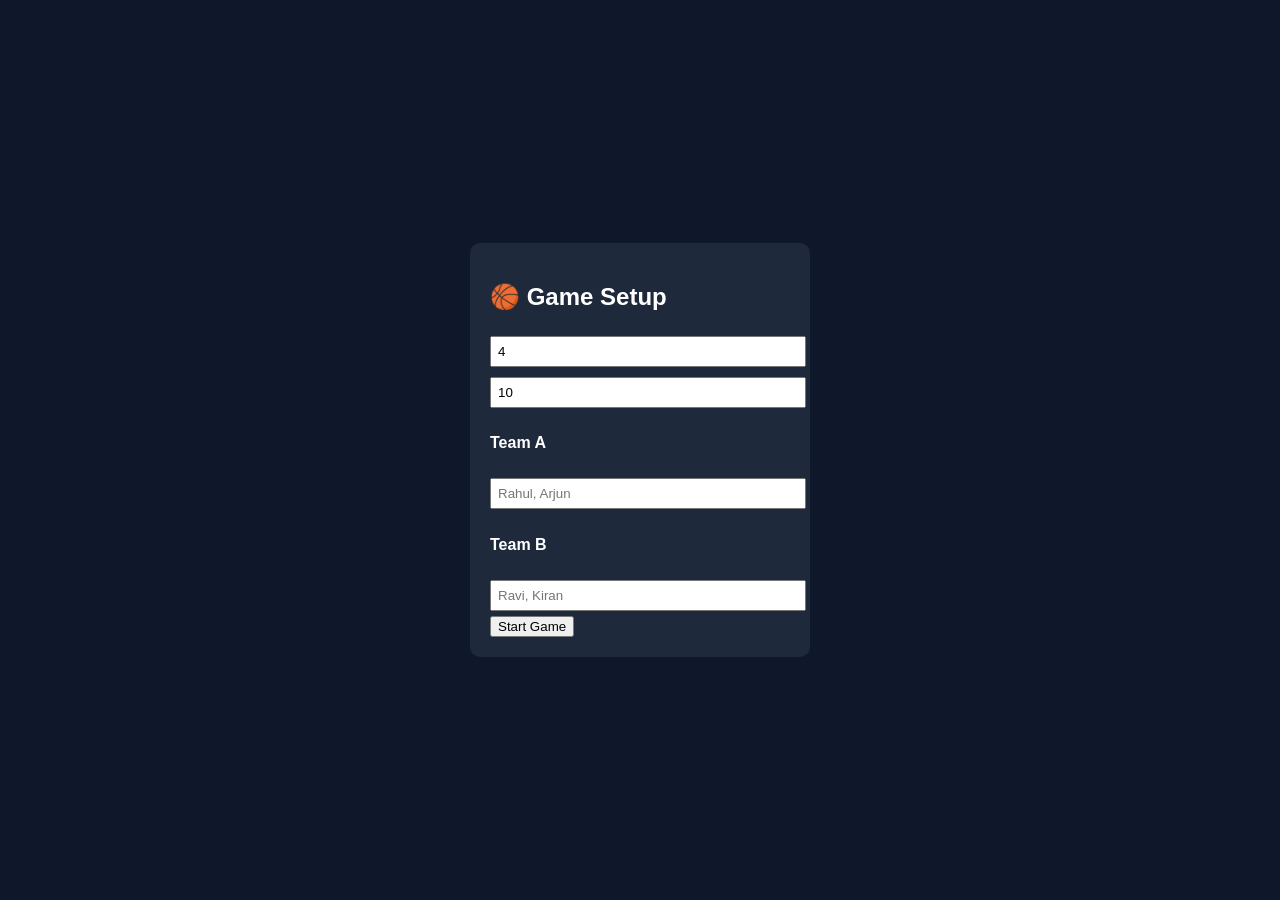
<file: v1-my-version/index.html>
<!DOCTYPE html>
<html lang="en">
<head>
    <meta charset="UTF-8">
    <title>Basketball Tracker</title>
    <link rel="stylesheet" href="style.css">
</head>
<body>

<!-- SETUP -->
<div class="setup-container" id="setupScreen">
    <div class="setup-box">
        <h2>🏀 Game Setup</h2>

        <input type="number" id="quarters" value="4" placeholder="Quarters">
        <input type="number" id="minutes" value="10" placeholder="Minutes">

        <h4>Team A</h4>
        <input type="text" id="teamAInput" placeholder="Rahul, Arjun">

        <h4>Team B</h4>
        <input type="text" id="teamBInput" placeholder="Ravi, Kiran">

        <button id="startGame">Start Game</button>
    </div>
</div>

<!-- GAME -->
<div class="game-container" id="gameScreen" style="display:none;">

    <!-- SCOREBOARD -->
    <div class="top-bar">

        <div class="team">
            <h3>Team A</h3>
            <div class="score" id="scoreA">0</div>
            <div>Fouls (Q): <span id="foulA">0</span></div>
            <div id="bonusA" class="bonus">BONUS</div>

            <div class="buttons">
                <button onclick="addScore('A',1)">+1</button>
                <button onclick="addScore('A',2)">+2</button>
                <button onclick="addScore('A',3)">+3</button>
                <button onclick="addFoul('A')">Foul</button>
            </div>
        </div>

        <div class="center">
            <h2 id="quarter">Q1</h2>
            <div id="timer">10:00</div>

            <button onclick="pauseGame()">Pause</button>
            <button onclick="resumeGame()">Resume</button>
        </div>

        <div class="team">
            <h3>Team B</h3>
            <div class="score" id="scoreB">0</div>
            <div>Fouls (Q): <span id="foulB">0</span></div>
            <div id="bonusB" class="bonus">BONUS</div>

            <div class="buttons">
                <button onclick="addScore('B',1)">+1</button>
                <button onclick="addScore('B',2)">+2</button>
                <button onclick="addScore('B',3)">+3</button>
                <button onclick="addFoul('B')">Foul</button>
            </div>
        </div>

    </div>

    <!-- TIMELINE -->
    <div class="timeline" id="timeline"></div>

    <!-- PLAYERS -->
    <div class="players-section">

        <div class="team-players">
            <h4>Team A Players</h4>
            <div id="teamAPlayers"></div>
        </div>

        <div class="team-players">
            <h4>Team B Players</h4>
            <div id="teamBPlayers"></div>
        </div>

    </div>

</div>

<script src="script.js"></script>
</body>
</html>
</file>
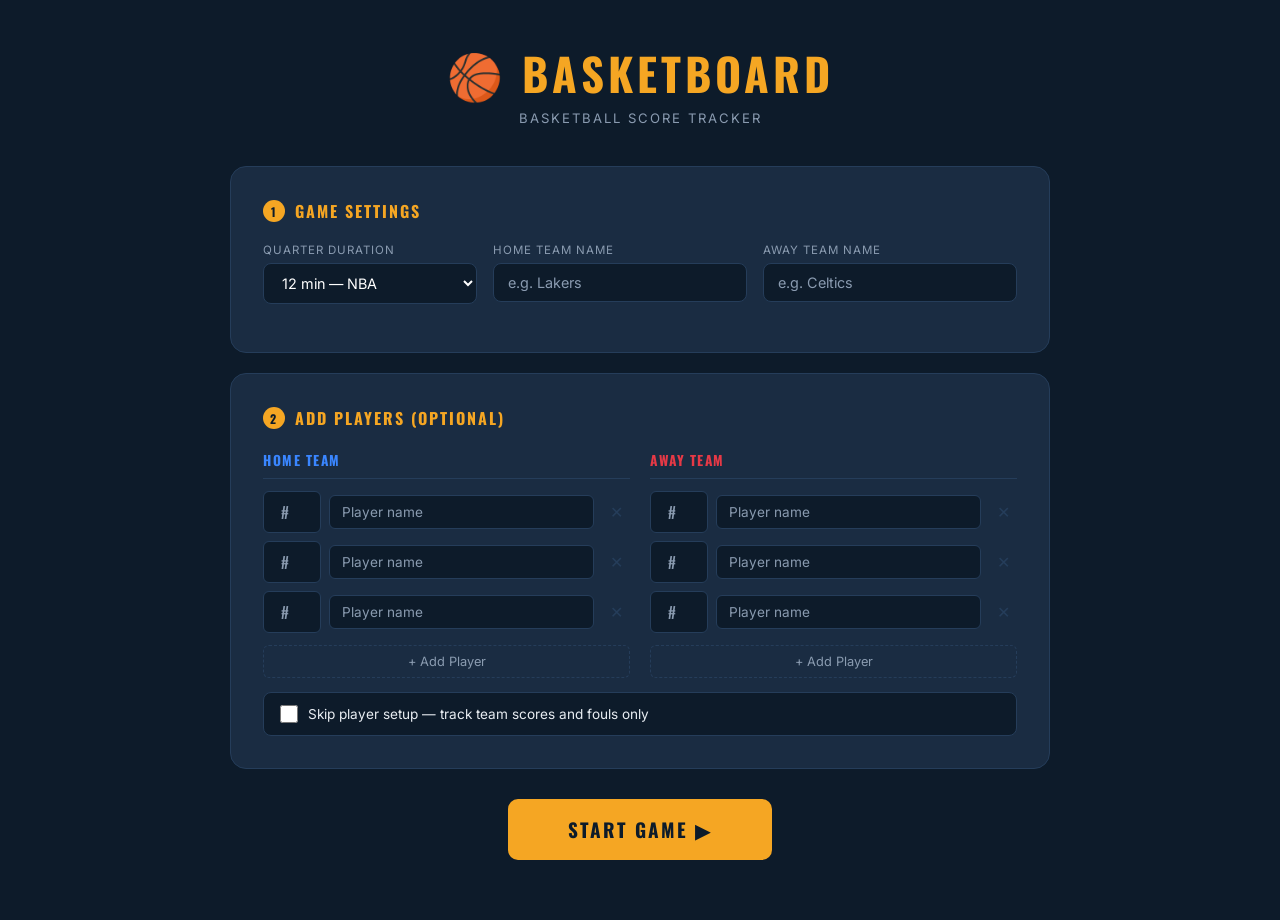
<file: v2-full-version/index1.html>
<!DOCTYPE html>
<html lang="en">
<head>
  <meta charset="UTF-8" />
  <meta name="viewport" content="width=device-width, initial-scale=1.0" />
  <title>BasketBoard</title>
  <link href="https://fonts.googleapis.com/css2?family=Oswald:wght@400;600;700&family=Inter:wght@400;500;600&display=swap" rel="stylesheet" />
  <link rel="stylesheet" href="style1.css" />
</head>
<body>

<!-- ══════════════════════════════════════════════
     SETUP PAGE
     This is what the user sees first before the game.
     They fill in team names, quarter time, and players.
══════════════════════════════════════════════ -->
<div id="setup-page">
  <div class="setup-logo">🏀 BasketBoard</div>
  <div class="setup-tagline">Basketball Score Tracker</div>

  <!-- CARD 1: Game Settings -->
  <div class="setup-card">
    <h2><span>1</span> Game Settings</h2>
    <div class="form-row triple">

      <div class="form-group">
        <label>Quarter Duration</label>
        <select id="setup-qtr-time">
          <option value="480">8 min — Youth</option>
          <option value="600">10 min — FIBA</option>
          <option value="720" selected>12 min — NBA</option>
          <option value="custom">Custom…</option>
        </select>
      </div>

      <!-- Custom minutes input, hidden by default -->
      <div class="form-group" id="custom-time-group" style="display:none">
        <label>Custom Minutes (1–60)</label>
        <input type="number" id="setup-custom-minutes" placeholder="e.g. 15" min="1" max="60" />
      </div>

      <div class="form-group">
        <label>Home Team Name</label>
        <input type="text" id="setup-name-a" placeholder="e.g. Lakers" maxlength="14" />
      </div>

      <div class="form-group">
        <label>Away Team Name</label>
        <input type="text" id="setup-name-b" placeholder="e.g. Celtics" maxlength="14" />
      </div>

    </div>
  </div>

  <!-- CARD 2: Players -->
  <div class="setup-card">
    <h2><span>2</span> Add Players (Optional)</h2>

    <div class="teams-grid">
      <!-- Home players -->
      <div class="team-setup-col home">
        <h3 id="setup-col-title-a">Home Team</h3>
        <div id="setup-players-a"></div>
        <button class="btn-add-row" onclick="addSetupRow('a')">+ Add Player</button>
      </div>
      <!-- Away players -->
      <div class="team-setup-col away">
        <h3 id="setup-col-title-b">Away Team</h3>
        <div id="setup-players-b"></div>
        <button class="btn-add-row" onclick="addSetupRow('b')">+ Add Player</button>
      </div>
    </div>

    <!-- Option to skip players entirely -->
    <label class="no-players-toggle">
      <input type="checkbox" id="skip-players-check" onchange="toggleSkipPlayers()" />
      <span>Skip player setup — track team scores and fouls only</span>
    </label>
  </div>

  <button class="setup-start-btn" onclick="startGame()">Start Game ▶</button>
</div>


<!-- ══════════════════════════════════════════════
     GAME PAGE
     Main tracker. Hidden until user clicks Start Game.
══════════════════════════════════════════════ -->
<div id="game-page">

  <!-- Top header bar -->
  <header>
    <div class="header-logo">🏀 BasketBoard</div>
    <div class="header-controls">
      <button class="btn-outline" id="btn-reset">Reset Game</button>
      <button class="btn-primary" id="btn-end-game">End Game</button>
    </div>
  </header>

  <!-- Quarter + Timer bar -->
  <div class="game-meta">
    <div class="quarter-display">Quarter <span id="qtr-label">1</span></div>
    <div id="timer" class="timer paused">12:00</div>
    <div class="timer-controls">
      <button class="btn-icon" id="btn-play-pause">▶</button>
      <button class="btn-icon" id="btn-reset-timer" title="Reset Timer">↺</button>
    </div>
  </div>

  <!-- 3-column grid: Team A | Center | Team B -->
  <div class="main-area">

    <!-- ── TEAM A PANEL ── -->
    <div class="team-panel">
      <div class="team-header">
        <div class="team-label" id="label-a">HOME</div>
        <div id="bonus-a" class="bonus-badge">🔥 BONUS</div>
      </div>

      <div class="score-section">
        <div class="team-score" id="score-a">0</div>
        <div class="score-buttons">
          <!-- Each button opens the scoring modal with that many points -->
          <button class="btn-point" onclick="openScoreModal('a', 1)">+1</button>
          <button class="btn-point" onclick="openScoreModal('a', 2)">+2</button>
          <button class="btn-point" onclick="openScoreModal('a', 3)">+3</button>
        </div>
        <div style="margin-top:10px">
          <button class="btn-undo" onclick="undoScore('a')">↩ Undo</button>
        </div>
      </div>

      <div class="foul-section">
        <div class="foul-left">
          <div class="foul-title">Team Fouls (Q<span id="qtr-foul-label-a">1</span>)</div>
          <div class="foul-dots" id="fdots-a">
            <div class="foul-dot"></div><div class="foul-dot"></div>
            <div class="foul-dot"></div><div class="foul-dot"></div>
            <div class="foul-dot"></div>
          </div>
        </div>
        <div class="foul-right">
          <div class="foul-count-big" id="fouls-a">0</div>
          <button class="btn-foul-main" onclick="openFoulModal('a')">+ Foul</button>
        </div>
      </div>

      <div class="players-section">
        <h3>Players</h3>
        <div class="player-list" id="players-a"></div>
      </div>
    </div>

    <!-- ── CENTER SCOREBOARD ── -->
    <div class="center-panel">
      <div class="scoreboard-card">
        <div class="scoreboard-title">BasketBoard</div>
        <div class="team-name-row">
          <span class="name-a" id="ctr-name-a">HOME</span>
          <span class="name-b" id="ctr-name-b">AWAY</span>
        </div>
        <div class="center-scores">
          <div class="center-score-a" id="ctr-a">0</div>
          <div class="center-dash">–</div>
          <div class="center-score-b" id="ctr-b">0</div>
        </div>
        <!-- 4 dots showing current quarter progress -->
        <div class="quarter-dots" id="qtr-dots">
          <div class="q-dot current"></div>
          <div class="q-dot"></div>
          <div class="q-dot"></div>
          <div class="q-dot"></div>
        </div>
        <div class="quarter-nav">
          <button class="btn-quarter" onclick="changeQuarter(-1)">◀ Prev</button>
          <button class="btn-quarter" onclick="changeQuarter(1)">Next ▶</button>
        </div>
      </div>

      <!-- Live game log -->
      <div class="log-card">
        <h3>Game Log</h3>
        <div class="log-list" id="game-log"></div>
      </div>
    </div>

    <!-- ── TEAM B PANEL ── -->
    <div class="team-panel">
      <div class="team-header">
        <div class="team-label" id="label-b">AWAY</div>
        <div id="bonus-b" class="bonus-badge">🔥 BONUS</div>
      </div>

      <div class="score-section">
        <div class="team-score" id="score-b">0</div>
        <div class="score-buttons">
          <button class="btn-point" onclick="openScoreModal('b', 1)">+1</button>
          <button class="btn-point" onclick="openScoreModal('b', 2)">+2</button>
          <button class="btn-point" onclick="openScoreModal('b', 3)">+3</button>
        </div>
        <div style="margin-top:10px">
          <button class="btn-undo" onclick="undoScore('b')">↩ Undo</button>
        </div>
      </div>

      <div class="foul-section">
        <div class="foul-left">
          <div class="foul-title">Team Fouls (Q<span id="qtr-foul-label-b">1</span>)</div>
          <div class="foul-dots" id="fdots-b">
            <div class="foul-dot"></div><div class="foul-dot"></div>
            <div class="foul-dot"></div><div class="foul-dot"></div>
            <div class="foul-dot"></div>
          </div>
        </div>
        <div class="foul-right">
          <div class="foul-count-big" id="fouls-b">0</div>
          <button class="btn-foul-main" onclick="openFoulModal('b')">+ Foul</button>
        </div>
      </div>

      <div class="players-section">
        <h3>Players</h3>
        <div class="player-list" id="players-b"></div>
      </div>
    </div>

  </div><!-- /main-area -->

  <!-- Winner banner — shown when End Game is clicked -->
  <div class="winner-banner" id="winner-banner">
    <h2 id="winner-text">Game Over</h2>
    <p  id="winner-sub">Final Score</p>
  </div>

  <!-- Player stats tables at the bottom -->
  <div class="stats-area">
    <h2>Player Statistics</h2>
    <div class="stats-grid">
      <div class="stats-table-card">
        <div class="stats-table-header"><span id="stats-header-a">HOME — Stats</span></div>
        <div id="stats-a"><p class="no-players">No players added.</p></div>
      </div>
      <div class="stats-table-card">
        <div class="stats-table-header"><span id="stats-header-b">AWAY — Stats</span></div>
        <div id="stats-b"><p class="no-players">No players added.</p></div>
      </div>
    </div>
  </div>

</div><!-- /game-page -->


<!-- ══════════════════════════════════════════════
     SCORING MODAL
     Opens when +1, +2, or +3 is clicked.
     Asks: Team Score (no player) OR which player scored.
══════════════════════════════════════════════ -->
<div class="modal-overlay" id="score-modal">
  <div class="modal">
    <button class="modal-close" onclick="closeScoreModal()">✕</button>
    <h2 id="score-modal-title">Who Scored?</h2>

    <!-- Step 1: Team score or pick player -->
    <div id="score-step1">
      <div class="foul-type-btns">
        <button class="btn-foul-type" onclick="confirmTeamScore()">
          <span class="foul-icon">🏀</span>
          <span class="foul-label">Team Score</span>
          <span class="foul-desc">No specific player</span>
        </button>
        <button class="btn-foul-type" id="btn-pick-scorer" onclick="showScorerList()">
          <span class="foul-icon">🙋</span>
          <span class="foul-label">Player Scored</span>
          <span class="foul-desc">Select the player</span>
        </button>
      </div>
    </div>

    <!-- Step 2: Player list -->
    <div id="score-step2" style="display:none">
      <button class="modal-back-btn" onclick="backToScoreStep1()">← Back</button>
      <p class="modal-subtitle" style="margin-top:10px">Select the player who scored:</p>
      <div class="modal-player-list" id="score-player-list"></div>
    </div>
  </div>
</div>


<!-- ══════════════════════════════════════════════
     FOUL MODAL
     Opens when + Foul is clicked.
     Asks: Team Foul OR Personal Foul (then picks player).
══════════════════════════════════════════════ -->
<div class="modal-overlay" id="foul-modal">
  <div class="modal">
    <button class="modal-close" onclick="closeFoulModal()">✕</button>
    <h2 id="foul-modal-title">Record Foul</h2>

    <!-- Step 1: Foul type -->
    <div id="foul-step1">
      <div class="foul-type-btns">
        <button class="btn-foul-type" onclick="selectFoulType('team')">
          <span class="foul-icon">🏀</span>
          <span class="foul-label">Team Foul</span>
          <span class="foul-desc">General infraction</span>
        </button>
        <button class="btn-foul-type" id="btn-personal-foul" onclick="selectFoulType('personal')">
          <span class="foul-icon">🙋</span>
          <span class="foul-label">Personal Foul</span>
          <span class="foul-desc">Select player</span>
        </button>
      </div>
    </div>

    <!-- Step 2: Player picker -->
    <div id="foul-step2" style="display:none">
      <button class="modal-back-btn" onclick="backToFoulStep1()">← Back</button>
      <p class="modal-subtitle" style="margin-top:10px">Select the player who committed the foul:</p>
      <div class="modal-player-list" id="foul-player-list"></div>
    </div>

    <!-- Bonus warning if already in bonus -->
    <div class="free-throw-notice" id="free-throw-notice" style="display:none">
      ⚠️ Already in BONUS — Opposing team is awarded <strong>2 Free Throws</strong>
    </div>
  </div>
</div>

<script src="script1.js"></script>
</body>
</html>
</file>
<file: v1-my-version/style.css>
body {
    margin: 0;
    font-family: Arial;
    background: #0f172a;
    color: white;
}

.setup-container {
    height: 100vh;
    display: flex;
    justify-content: center;
    align-items: center;
}

.setup-box {
    background: #1e293b;
    padding: 20px;
    border-radius: 10px;
    width: 300px;
}

input {
    width: 100%;
    margin: 5px 0;
    padding: 6px;
}

/* SCOREBOARD */
.top-bar {
    display: flex;
    justify-content: space-between;
    padding: 15px;
    background: #111827;
}

.team {
    width: 30%;
    text-align: center;
}

.score {
    font-size: 70px;
    font-weight: bold;
}

.buttons button {
    margin: 3px;
}

.center {
    text-align: center;
}

#timer {
    font-size: 28px;
}

.bonus {
    color: yellow;
    display: none;
}

/* TIMELINE */
.timeline {
    height: 120px;
    overflow-y: auto;
    background: #1e293b;
    padding: 10px;
}

/* PLAYERS */
.players-section {
    display: flex;
    justify-content: space-around;
}

.team-players {
    width: 45%;
}

.player-card {
    background: #1e293b;
    margin: 5px;
    padding: 8px;
}

.out {
    background: red;
}
</file>
<file: v2-full-version/style1.css>
/* ════════════════════════════════════════════════
   style.css — BasketBoard
   All visual styles in one place.
   We use CSS Variables (--navy, --amber etc.) so
   changing a colour here updates the whole app.
════════════════════════════════════════════════ */

/* ── RESET + ROOT VARIABLES ── */
*, *::before, *::after {
  box-sizing: border-box;
  margin: 0;
  padding: 0;
}

:root {
  --navy:     #0D1B2A;   /* darkest background */
  --navy2:    #1A2C42;   /* card backgrounds */
  --navy3:    #253D5A;   /* borders, subtle fills */
  --amber:    #F5A623;   /* primary accent — ball colour */
  --amber2:   #FFB940;   /* amber hover state */
  --white:    #FFFFFF;
  --offwhite: #E8EDF2;
  --muted:    #8A9BB0;   /* labels, placeholders */
  --red:      #E63946;   /* fouls, danger */
  --green:    #2DC653;   /* scores, active */
  --blue:     #3A86FF;   /* home team colour */
  --orange:   #FF6B35;   /* bonus badge */

  --font-score: 'Oswald', sans-serif;   /* scoreboard numbers */
  --font-ui:    'Inter',  sans-serif;   /* all other text */
}

body {
  background: var(--navy);
  color: var(--white);
  font-family: var(--font-ui);
  min-height: 100vh;
}

button { cursor: pointer; border: none; font-family: var(--font-ui); }
input, select { font-family: var(--font-ui); }

/* ── SHARED BUTTON STYLES ── */
.btn-primary {
  background: var(--amber);
  color: var(--navy);
  font-weight: 600;
  font-size: 0.9rem;
  padding: 10px 22px;
  border-radius: 8px;
  transition: background 0.15s, transform 0.1s;
}
.btn-primary:hover  { background: var(--amber2); }
.btn-primary:active { transform: scale(0.97); }

.btn-outline {
  background: transparent;
  color: var(--offwhite);
  border: 1.5px solid var(--navy3);
  font-size: 0.85rem;
  padding: 8px 18px;
  border-radius: 8px;
  transition: border-color 0.15s, color 0.15s;
}
.btn-outline:hover { border-color: var(--amber); color: var(--amber); }


/* ════════════════════════════════════════════════
   SETUP PAGE
════════════════════════════════════════════════ */
#setup-page {
  min-height: 100vh;
  display: flex;
  flex-direction: column;
  align-items: center;
  padding: 40px 20px 60px;
}

.setup-logo {
  font-family: var(--font-score);
  font-size: 2.8rem;
  font-weight: 700;
  letter-spacing: 4px;
  color: var(--amber);
  text-transform: uppercase;
  margin-bottom: 4px;
}

.setup-tagline {
  font-size: 0.82rem;
  color: var(--muted);
  letter-spacing: 2px;
  text-transform: uppercase;
  margin-bottom: 40px;
}

.setup-card {
  background: var(--navy2);
  border: 1.5px solid var(--navy3);
  border-radius: 16px;
  padding: 32px;
  width: 100%;
  max-width: 820px;
  margin-bottom: 20px;
}

.setup-card h2 {
  font-family: var(--font-score);
  font-size: 1rem;
  letter-spacing: 2px;
  color: var(--amber);
  text-transform: uppercase;
  margin-bottom: 20px;
  display: flex;
  align-items: center;
  gap: 10px;
}
/* The numbered circle before each card heading */
.setup-card h2 span {
  background: var(--amber);
  color: var(--navy);
  font-size: 0.75rem;
  width: 22px;
  height: 22px;
  border-radius: 50%;
  display: flex;
  align-items: center;
  justify-content: center;
}

/* Grid for form fields */
.form-row {
  display: grid;
  grid-template-columns: 1fr 1fr;
  gap: 16px;
  margin-bottom: 16px;
}
.form-row.triple { grid-template-columns: 1fr 1fr 1fr; }

.form-group {
  display: flex;
  flex-direction: column;
  gap: 6px;
}
.form-group label {
  font-size: 0.72rem;
  color: var(--muted);
  text-transform: uppercase;
  letter-spacing: 1px;
}
.form-group input,
.form-group select {
  background: var(--navy);
  border: 1.5px solid var(--navy3);
  color: var(--white);
  font-size: 0.9rem;
  padding: 10px 14px;
  border-radius: 8px;
  outline: none;
  transition: border-color 0.2s;
}
.form-group input:focus,
.form-group select:focus { border-color: var(--amber); }
.form-group input::placeholder { color: var(--muted); }
.form-group select option { background: var(--navy2); }

/* Two-column grid for home/away player setup */
.teams-grid {
  display: grid;
  grid-template-columns: 1fr 1fr;
  gap: 20px;
}

.team-setup-col h3 {
  font-family: var(--font-score);
  font-size: 0.85rem;
  letter-spacing: 1.5px;
  text-transform: uppercase;
  margin-bottom: 12px;
  padding-bottom: 8px;
  border-bottom: 1px solid var(--navy3);
}
.team-setup-col.home h3 { color: var(--blue); }
.team-setup-col.away h3 { color: var(--red); }

/* Each player input row on setup page */
.player-input-row {
  display: flex;
  gap: 8px;
  margin-bottom: 8px;
  align-items: center;
}
.player-input-row input[type="number"] {
  width: 58px;
  background: var(--navy);
  border: 1.5px solid var(--navy3);
  color: var(--amber);
  font-family: var(--font-score);
  font-size: 1rem;
  padding: 8px;
  border-radius: 6px;
  outline: none;
  text-align: center;
  transition: border-color 0.2s;
}
.player-input-row input[type="text"] {
  flex: 1;
  background: var(--navy);
  border: 1.5px solid var(--navy3);
  color: var(--white);
  font-size: 0.85rem;
  padding: 8px 12px;
  border-radius: 6px;
  outline: none;
  transition: border-color 0.2s;
}
.player-input-row input:focus { border-color: var(--amber); }
.player-input-row input::placeholder { color: var(--muted); }

.btn-add-row {
  background: transparent;
  border: 1.5px dashed var(--navy3);
  color: var(--muted);
  font-size: 0.8rem;
  padding: 8px;
  border-radius: 6px;
  width: 100%;
  margin-top: 4px;
  transition: border-color 0.15s, color 0.15s;
}
.btn-add-row:hover { border-color: var(--amber); color: var(--amber); }

.btn-remove-row {
  background: transparent;
  color: var(--navy3);
  font-size: 1rem;
  width: 28px;
  height: 28px;
  border-radius: 50%;
  display: flex;
  align-items: center;
  justify-content: center;
  flex-shrink: 0;
  transition: color 0.15s;
}
.btn-remove-row:hover { color: var(--red); }

/* "Skip players" checkbox row */
.no-players-toggle {
  display: flex;
  align-items: center;
  gap: 10px;
  margin-top: 14px;
  padding: 12px 16px;
  background: var(--navy);
  border: 1.5px solid var(--navy3);
  border-radius: 8px;
  cursor: pointer;
  transition: border-color 0.2s;
}
.no-players-toggle:hover { border-color: var(--amber); }
.no-players-toggle input[type="checkbox"] {
  width: 18px;
  height: 18px;
  accent-color: var(--amber);
  cursor: pointer;
}
.no-players-toggle span { font-size: 0.85rem; color: var(--offwhite); }

/* Big start button */
.setup-start-btn {
  font-family: var(--font-score);
  font-size: 1.2rem;
  letter-spacing: 2px;
  padding: 16px 60px;
  border-radius: 10px;
  background: var(--amber);
  color: var(--navy);
  font-weight: 700;
  text-transform: uppercase;
  margin-top: 10px;
  transition: background 0.15s, transform 0.1s;
}
.setup-start-btn:hover  { background: var(--amber2); }
.setup-start-btn:active { transform: scale(0.97); }


/* ════════════════════════════════════════════════
   GAME PAGE
════════════════════════════════════════════════ */
#game-page {
  display: none;  /* shown by JS after setup */
  flex-direction: column;
  align-items: center;
  padding-bottom: 60px;
}

/* ── HEADER ── */
header {
  width: 100%;
  background: var(--navy2);
  border-bottom: 2px solid var(--amber);
  padding: 12px 28px;
  display: flex;
  align-items: center;
  justify-content: space-between;
}
.header-logo {
  font-family: var(--font-score);
  font-size: 1.4rem;
  letter-spacing: 3px;
  color: var(--amber);
  text-transform: uppercase;
}
.header-controls { display: flex; gap: 10px; align-items: center; }

/* ── QUARTER + TIMER BAR ── */
.game-meta {
  width: 100%;
  background: var(--navy2);
  border-bottom: 1px solid var(--navy3);
  padding: 14px 24px;
  display: flex;
  align-items: center;
  justify-content: center;
  gap: 32px;
}
.quarter-display {
  font-family: var(--font-score);
  font-size: 0.95rem;
  letter-spacing: 1px;
  color: var(--muted);
  text-transform: uppercase;
}
.quarter-display span { color: var(--amber); font-size: 1.15rem; }

.timer {
  font-family: var(--font-score);
  font-size: 2.4rem;
  letter-spacing: 3px;
  color: var(--white);
  min-width: 120px;
  text-align: center;
}
.timer.running { color: var(--green); }
.timer.paused  { color: var(--amber); }

.timer-controls { display: flex; gap: 8px; }

.btn-icon {
  background: var(--navy3);
  color: var(--white);
  width: 36px;
  height: 36px;
  border-radius: 50%;
  font-size: 1rem;
  display: flex;
  align-items: center;
  justify-content: center;
  transition: background 0.15s;
}
.btn-icon:hover { background: var(--amber); color: var(--navy); }

/* ── MAIN 3-COLUMN LAYOUT ── */
.main-area {
  width: 100%;
  max-width: 1280px;
  display: grid;
  grid-template-columns: 1fr 300px 1fr;
  gap: 18px;
  padding: 24px 18px 0;
}

/* ── TEAM PANEL (shared by both teams) ── */
.team-panel {
  background: var(--navy2);
  border-radius: 12px;
  border: 1.5px solid var(--navy3);
  overflow: hidden;
}

.team-header {
  padding: 14px 18px;
  display: flex;
  align-items: center;
  justify-content: space-between;
  border-bottom: 1px solid var(--navy3);
}
.team-label {
  font-family: var(--font-score);
  font-size: 1.4rem;
  font-weight: 700;
  letter-spacing: 1px;
  text-transform: uppercase;
}
#label-a { color: var(--blue); }
#label-b { color: var(--red); }

/* Pulsing BONUS badge */
.bonus-badge {
  display: none;
  background: var(--orange);
  color: var(--white);
  font-family: var(--font-score);
  font-size: 0.7rem;
  font-weight: 700;
  letter-spacing: 2px;
  padding: 3px 10px;
  border-radius: 4px;
  text-transform: uppercase;
  animation: pulse-badge 1s infinite alternate;
}
.bonus-badge.visible { display: inline-flex; align-items: center; }

@keyframes pulse-badge {
  from { opacity: 1; }
  to   { opacity: 0.55; }
}

/* ── SCORE SECTION ── */
.score-section {
  padding: 18px;
  text-align: center;
  border-bottom: 1px solid var(--navy3);
}
.team-score {
  font-family: var(--font-score);
  font-size: 5.5rem;
  font-weight: 700;
  line-height: 1;
  color: var(--white);
  transition: color 0.15s;
}
/* Flash green briefly when points are added */
.team-score.flash { color: var(--green); }

.score-buttons {
  display: flex;
  justify-content: center;
  gap: 8px;
  margin-top: 14px;
}
.btn-point {
  background: var(--navy3);
  color: var(--white);
  font-family: var(--font-score);
  font-size: 1rem;
  font-weight: 600;
  padding: 10px 18px;
  border-radius: 8px;
  transition: background 0.15s, transform 0.1s;
}
.btn-point:hover  { background: var(--amber); color: var(--navy); }
.btn-point:active { transform: scale(0.93); }

.btn-undo {
  background: transparent;
  border: 1.5px solid var(--navy3);
  color: var(--muted);
  font-size: 0.78rem;
  padding: 5px 14px;
  border-radius: 6px;
  margin-top: 10px;
  transition: border-color 0.15s, color 0.15s;
}
.btn-undo:hover { border-color: var(--red); color: var(--red); }

/* ── FOUL SECTION ── */
.foul-section {
  padding: 14px 18px;
  border-bottom: 1px solid var(--navy3);
  display: flex;
  align-items: center;
  justify-content: space-between;
}
.foul-left  { display: flex; flex-direction: column; gap: 6px; }
.foul-title { font-size: 0.68rem; color: var(--muted); text-transform: uppercase; letter-spacing: 1px; }
.foul-dots  { display: flex; gap: 5px; }
.foul-dot   { width: 11px; height: 11px; border-radius: 50%; background: var(--navy3); transition: background 0.2s; }
.foul-dot.active { background: var(--red); }

.foul-right       { display: flex; align-items: center; gap: 12px; }
.foul-count-big   { font-family: var(--font-score); font-size: 2rem; color: var(--red); min-width: 32px; text-align: center; }

.btn-foul-main {
  background: var(--red);
  color: var(--white);
  font-family: var(--font-score);
  font-size: 0.85rem;
  letter-spacing: 1px;
  font-weight: 600;
  padding: 9px 16px;
  border-radius: 8px;
  text-transform: uppercase;
  transition: background 0.15s, transform 0.1s;
}
.btn-foul-main:hover  { background: #c0303b; }
.btn-foul-main:active { transform: scale(0.96); }

/* ── PLAYER LIST ── */
.players-section { padding: 14px 18px; }
.players-section h3 {
  font-size: 0.68rem;
  color: var(--muted);
  text-transform: uppercase;
  letter-spacing: 1.5px;
  margin-bottom: 10px;
}

.player-list {
  display: flex;
  flex-direction: column;
  gap: 5px;
  max-height: 280px;
  overflow-y: auto;
  scrollbar-width: thin;
  scrollbar-color: var(--navy3) transparent;
}

/* One row per player: # | Name | pts | fouls */
.player-row {
  display: grid;
  grid-template-columns: 28px 1fr auto auto;
  align-items: center;
  gap: 8px;
  background: var(--navy);
  border-radius: 6px;
  padding: 8px 10px;
  font-size: 0.82rem;
  transition: opacity 0.2s;
}
.player-row.fouled-out { opacity: 0.42; }

.player-number {
  font-family: var(--font-score);
  font-size: 0.95rem;
  color: var(--amber);
  text-align: center;
}
.player-name-cell {
  display: flex;
  flex-direction: column;
  gap: 1px;
  overflow: hidden;
}
.player-name {
  color: var(--offwhite);
  font-size: 0.82rem;
  white-space: nowrap;
  overflow: hidden;
  text-overflow: ellipsis;
}
.fouled-out-label {
  display: none;
  font-size: 0.6rem;
  color: var(--red);
  font-weight: 600;
  letter-spacing: 0.5px;
  text-transform: uppercase;
}
.player-row.fouled-out .fouled-out-label { display: block; }

.player-pts {
  font-family: var(--font-score);
  font-size: 1rem;
  color: var(--green);
  text-align: right;
  min-width: 40px;
}
.player-fouls-pill {
  font-size: 0.72rem;
  font-weight: 600;
  padding: 2px 7px;
  border-radius: 10px;
  background: rgba(230, 57, 70, 0.15);
  color: var(--red);
  text-align: center;
  min-width: 30px;
}
.player-fouls-pill.danger { background: var(--red); color: var(--white); }


/* ── CENTER PANEL ── */
.center-panel { display: flex; flex-direction: column; gap: 14px; }

.scoreboard-card {
  background: var(--navy2);
  border-radius: 12px;
  border: 1.5px solid var(--navy3);
  padding: 20px 16px;
  display: flex;
  flex-direction: column;
  align-items: center;
  gap: 12px;
}
.scoreboard-title {
  font-size: 0.62rem;
  letter-spacing: 2px;
  color: var(--muted);
  text-transform: uppercase;
}
.center-scores {
  display: flex;
  align-items: center;
  gap: 10px;
  font-family: var(--font-score);
}
.center-score-a { font-size: 3.8rem; font-weight: 700; color: var(--blue); line-height: 1; }
.center-score-b { font-size: 3.8rem; font-weight: 700; color: var(--red);  line-height: 1; }
.center-dash    { font-size: 2rem; color: var(--muted); }

.team-name-row {
  display: flex;
  justify-content: space-between;
  width: 100%;
  font-family: var(--font-score);
  font-size: 0.8rem;
  letter-spacing: 1px;
}
.team-name-row .name-a { color: var(--blue); }
.team-name-row .name-b { color: var(--red); text-align: right; }

.quarter-dots { display: flex; gap: 6px; }
.q-dot {
  width: 10px; height: 10px;
  border-radius: 50%;
  background: var(--navy3);
  transition: background 0.3s;
}
.q-dot.done    { background: var(--amber); }
.q-dot.current { background: var(--green); }

.quarter-nav { display: flex; gap: 8px; }
.btn-quarter {
  background: var(--navy3);
  color: var(--offwhite);
  font-size: 0.75rem;
  padding: 6px 12px;
  border-radius: 6px;
  transition: background 0.15s;
}
.btn-quarter:hover { background: var(--amber); color: var(--navy); }

/* ── GAME LOG ── */
.log-card {
  background: var(--navy2);
  border-radius: 12px;
  border: 1.5px solid var(--navy3);
  padding: 14px;
}
.log-card h3 {
  font-size: 0.62rem;
  color: var(--muted);
  text-transform: uppercase;
  letter-spacing: 2px;
  margin-bottom: 10px;
}
.log-list {
  display: flex;
  flex-direction: column;
  gap: 4px;
  max-height: 300px;
  overflow-y: auto;
  scrollbar-width: thin;
  scrollbar-color: var(--navy3) transparent;
}
.log-entry {
  display: flex;
  justify-content: space-between;
  align-items: center;
  gap: 8px;
  font-size: 0.76rem;
  padding: 5px 8px;
  border-radius: 5px;
  background: var(--navy);
}
.log-time { color: var(--muted); font-family: var(--font-score); font-size: 0.68rem; min-width: 52px; }
.log-text { color: var(--offwhite); flex: 1; }
.log-badge {
  font-size: 0.62rem;
  padding: 2px 7px;
  border-radius: 4px;
  font-weight: 600;
  white-space: nowrap;
}
.log-badge.pts   { background: rgba(45, 198, 83, 0.15); color: var(--green); }
.log-badge.foul  { background: rgba(230, 57, 70, 0.15); color: var(--red);   }
.log-badge.qtr   { background: rgba(245, 166, 35, 0.15);color: var(--amber); }
.log-badge.bonus { background: rgba(255, 107, 53, 0.2); color: var(--orange);}

/* ── STATS TABLE ── */
.stats-area {
  width: 100%;
  max-width: 1280px;
  padding: 24px 18px 0;
}
.stats-area h2 {
  font-family: var(--font-score);
  font-size: 0.95rem;
  letter-spacing: 2px;
  color: var(--muted);
  text-transform: uppercase;
  margin-bottom: 14px;
}
.stats-grid { display: grid; grid-template-columns: 1fr 1fr; gap: 16px; }

.stats-table-card {
  background: var(--navy2);
  border-radius: 10px;
  border: 1px solid var(--navy3);
  overflow: hidden;
}
.stats-table-header {
  background: var(--navy3);
  padding: 10px 16px;
  font-family: var(--font-score);
  font-size: 0.85rem;
  letter-spacing: 1px;
  color: var(--amber);
  text-transform: uppercase;
  display: flex;
  align-items: center;
  justify-content: space-between;
}

table { width: 100%; border-collapse: collapse; font-size: 0.82rem; }
thead th {
  padding: 8px 12px;
  text-align: left;
  font-size: 0.66rem;
  color: var(--muted);
  text-transform: uppercase;
  letter-spacing: 1px;
  border-bottom: 1px solid var(--navy3);
}
tbody tr:nth-child(even) { background: rgba(255, 255, 255, 0.03); }
tbody td {
  padding: 9px 12px;
  color: var(--offwhite);
  border-bottom: 1px solid rgba(255, 255, 255, 0.04);
}
.pts-cell   { font-family: var(--font-score); color: var(--green)  !important; font-size: 1rem; }
.fouls-cell { color: var(--red) !important; }
.no-players { padding: 16px; color: var(--muted); font-size: 0.8rem; text-align: center; }

tr.fouled-out-row td { opacity: 0.45; }
tr.fouled-out-row .name-cell::after {
  content: ' (OUT)';
  color: var(--red);
  font-size: 0.7rem;
  font-weight: 600;
}

/* ── WINNER BANNER ── */
.winner-banner {
  display: none;
  width: 100%;
  max-width: 1280px;
  margin: 20px 18px 0;
  background: var(--navy2);
  border: 2px solid var(--amber);
  border-radius: 12px;
  padding: 28px;
  text-align: center;
}
.winner-banner.visible { display: block; }
.winner-banner h2 {
  font-family: var(--font-score);
  font-size: 2.2rem;
  color: var(--amber);
  letter-spacing: 3px;
}
.winner-banner p { color: var(--muted); margin-top: 6px; font-size: 0.9rem; }


/* ════════════════════════════════════════════════
   MODALS (shared by both score + foul modals)
════════════════════════════════════════════════ */
.modal-overlay {
  display: none;
  position: fixed;
  inset: 0;
  background: rgba(0, 0, 0, 0.72);
  z-index: 1000;
  align-items: center;
  justify-content: center;
}
.modal-overlay.open { display: flex; }

.modal {
  background: var(--navy2);
  border: 1.5px solid var(--navy3);
  border-radius: 14px;
  padding: 28px;
  width: 100%;
  max-width: 420px;
  display: flex;
  flex-direction: column;
  gap: 16px;
  position: relative;
}
.modal h2 {
  font-family: var(--font-score);
  font-size: 1.2rem;
  letter-spacing: 2px;
  color: var(--amber);
  text-transform: uppercase;
}
.modal-close {
  position: absolute;
  top: 14px;
  right: 14px;
  background: var(--navy3);
  color: var(--muted);
  width: 28px;
  height: 28px;
  border-radius: 50%;
  font-size: 1rem;
  display: flex;
  align-items: center;
  justify-content: center;
  transition: color 0.15s;
}
.modal-close:hover { color: var(--red); }

/* Two big choice buttons inside modal */
.foul-type-btns {
  display: grid;
  grid-template-columns: 1fr 1fr;
  gap: 12px;
}
.btn-foul-type {
  padding: 18px 12px;
  border-radius: 10px;
  border: 2px solid var(--navy3);
  background: var(--navy);
  color: var(--offwhite);
  font-size: 0.85rem;
  font-weight: 500;
  text-align: center;
  display: flex;
  flex-direction: column;
  align-items: center;
  gap: 8px;
  transition: border-color 0.15s, background 0.15s;
}
.btn-foul-type:hover:not(:disabled) {
  border-color: var(--amber);
  background: rgba(245, 166, 35, 0.1);
  color: var(--white);
}
.btn-foul-type:disabled { opacity: 0.35; cursor: not-allowed; }
.foul-icon  { font-size: 1.8rem; }
.foul-label { font-family: var(--font-score); letter-spacing: 1px; text-transform: uppercase; }
.foul-desc  { font-size: 0.72rem; color: var(--muted); }

/* Player list inside modal */
.modal-player-list {
  display: flex;
  flex-direction: column;
  gap: 6px;
  max-height: 280px;
  overflow-y: auto;
  scrollbar-width: thin;
  scrollbar-color: var(--navy3) transparent;
}
.modal-player-btn {
  display: flex;
  align-items: center;
  justify-content: space-between;
  background: var(--navy);
  border: 1.5px solid var(--navy3);
  color: var(--offwhite);
  padding: 10px 14px;
  border-radius: 8px;
  font-size: 0.85rem;
  transition: border-color 0.15s, background 0.15s;
  text-align: left;
  width: 100%;
}
.modal-player-btn:hover:not(:disabled) {
  border-color: var(--amber);
  background: rgba(245, 166, 35, 0.1);
}
.modal-player-btn:disabled { opacity: 0.35; cursor: not-allowed; }

.mpb-left { display: flex; align-items: center; gap: 10px; }
.mpb-num  { font-family: var(--font-score); color: var(--amber); font-size: 1rem; min-width: 28px; }
.mpb-pts  { font-size: 0.72rem; padding: 2px 8px; border-radius: 10px; background: rgba(45,198,83,0.15); color: var(--green); font-weight: 600; }
.mpb-fouls { font-size: 0.72rem; padding: 2px 8px; border-radius: 10px; background: rgba(230,57,70,0.15); color: var(--red); font-weight: 600; }
.mpb-fouls.danger { background: var(--red); color: var(--white); }

.free-throw-notice {
  background: rgba(255, 107, 53, 0.15);
  border: 1px solid rgba(255, 107, 53, 0.4);
  border-radius: 8px;
  padding: 12px 14px;
  font-size: 0.82rem;
  color: var(--orange);
  text-align: center;
  font-weight: 500;
}
.modal-back-btn {
  background: transparent;
  border: 1.5px solid var(--navy3);
  color: var(--muted);
  font-size: 0.8rem;
  padding: 7px 14px;
  border-radius: 6px;
  align-self: flex-start;
  transition: border-color 0.15s, color 0.15s;
}
.modal-back-btn:hover { border-color: var(--amber); color: var(--amber); }
.modal-subtitle { font-size: 0.78rem; color: var(--muted); }
</file>
